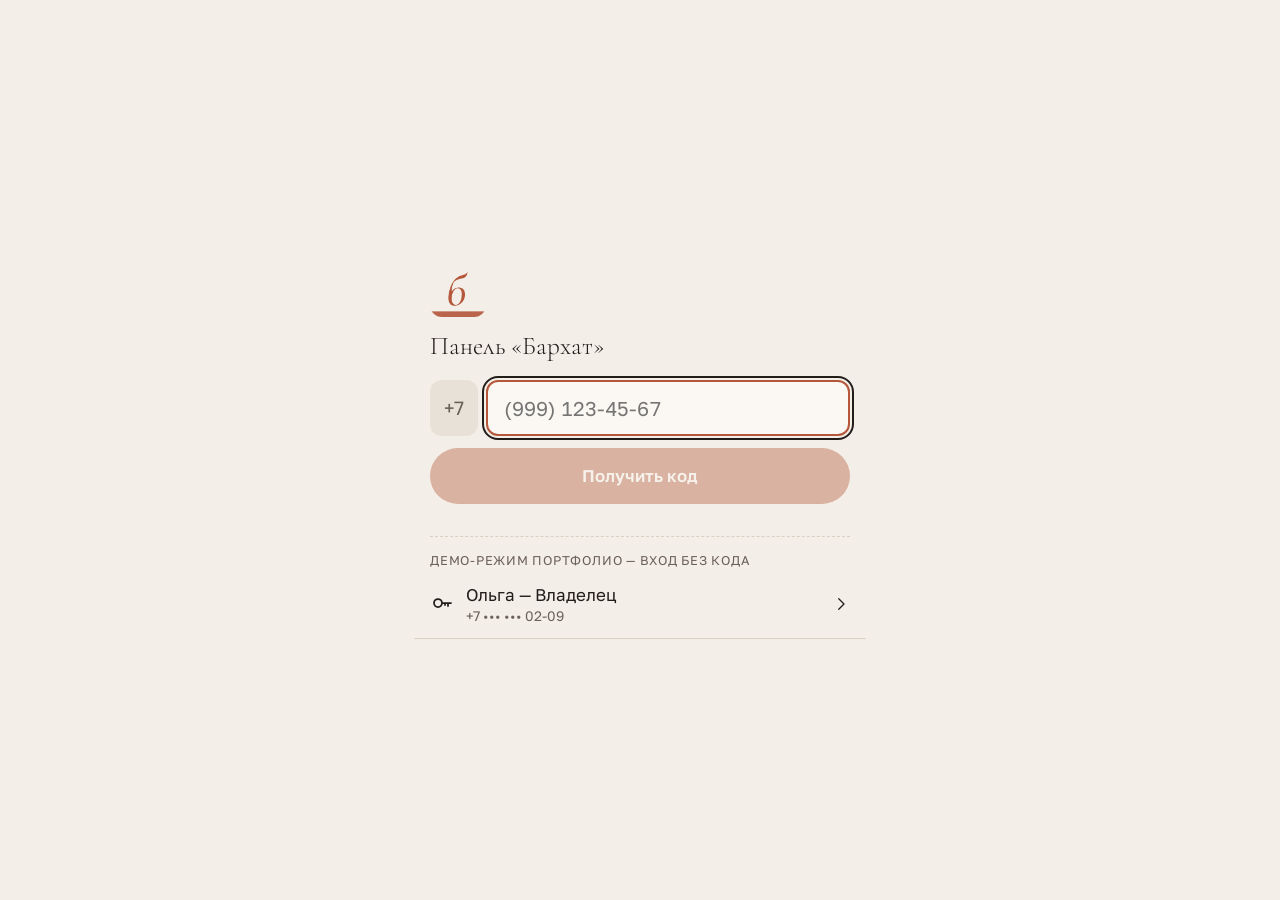
<file: barhat-beauty/admin/index.html>
<!doctype html>
<html lang="ru" data-theme="zhurnal">
  <head>
    <meta charset="UTF-8" />
    <meta name="viewport" content="width=device-width, initial-scale=1, viewport-fit=cover" />
    <meta name="mobile-web-app-capable" content="yes" />
    <meta name="apple-mobile-web-app-capable" content="yes" />
    <meta name="apple-mobile-web-app-status-bar-style" content="black-translucent" />
    <meta name="format-detection" content="telephone=no" />
    <title>Бархат · Панель</title><meta name="description" content="Онлайн-запись в «Студия «Бархат»»"><meta name="theme-color" content="#F3EEE7"><meta name="apple-mobile-web-app-title" content="Бархат"><link rel="manifest" href="/barhat-beauty/manifest/admin.webmanifest?v=mv2ydxkx"><link rel="icon" type="image/png" sizes="192x192" href="/barhat-beauty/icons/admin/192.png?v=mv2ydxkx"><link rel="apple-touch-icon" sizes="180x180" href="/barhat-beauty/icons/admin/180.png?v=mv2ydxkx">
    <script>window.__OKNO__=Object.assign({"slug":"barhat","theme":"ZHURNAL","accent":"#B4573A","name":"Студия «Бархат»","shortName":"Бархат","niche":"BEAUTY","tz":"Europe/Moscow","demo":true},{app:(function(){var p=location.pathname.slice(14);return /^\/master(\/|$)/.test(p)?'master':/^\/admin(\/|$)/.test(p)?'admin':'client'})()})</script>
    <script type="module" crossorigin src="/barhat-beauty/assets/index-BkljGtN7.js"></script>
    <link rel="stylesheet" crossorigin href="/barhat-beauty/assets/index-D0xAatuv.css">
  </head>
  <body>
    <div id="root"></div>
    <noscript>Для записи нужен JavaScript. Позвоните в салон — запишем по телефону.</noscript>
  </body>
</html>
</file>
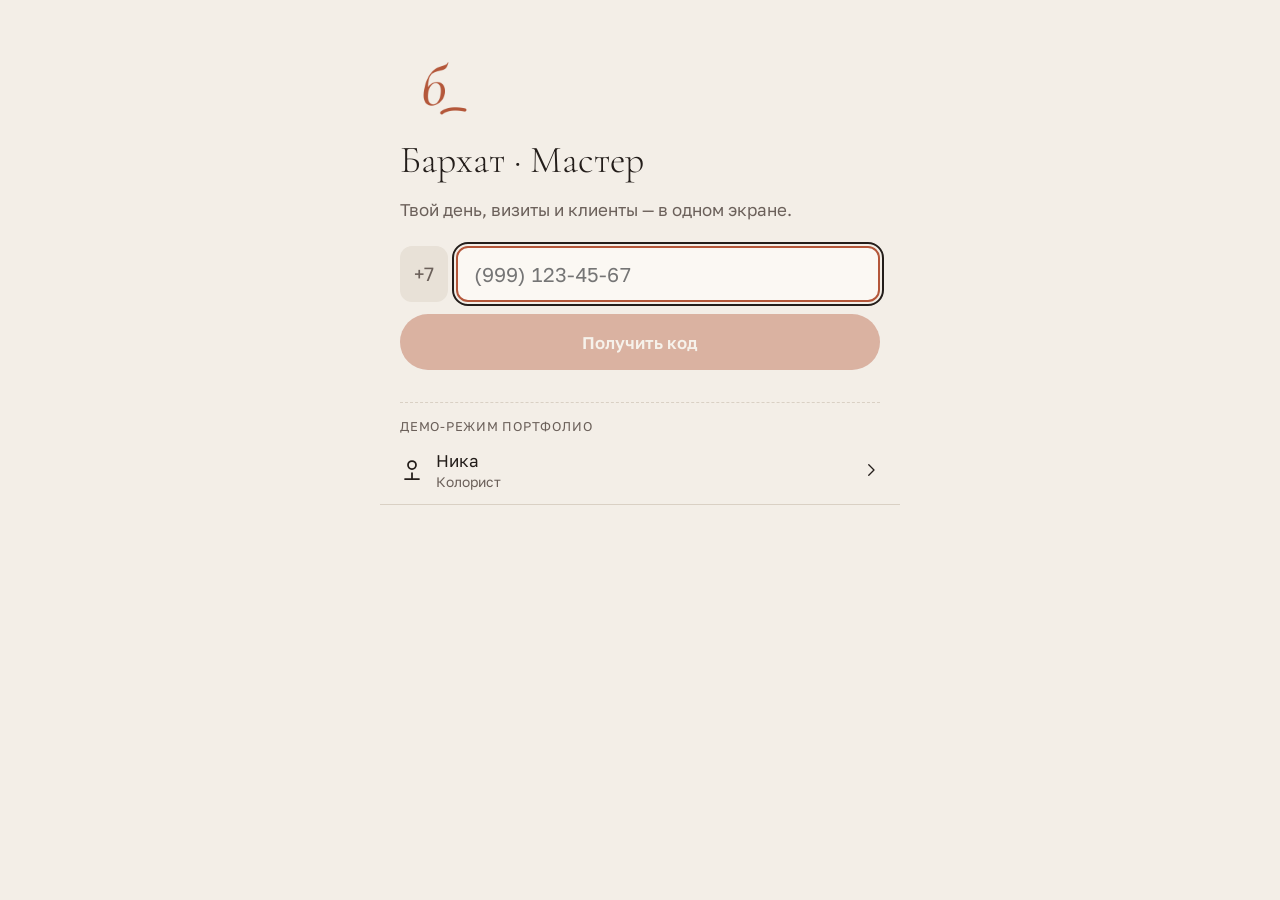
<file: barhat-beauty/master/index.html>
<!doctype html>
<html lang="ru" data-theme="zhurnal">
  <head>
    <meta charset="UTF-8" />
    <meta name="viewport" content="width=device-width, initial-scale=1, viewport-fit=cover" />
    <meta name="mobile-web-app-capable" content="yes" />
    <meta name="apple-mobile-web-app-capable" content="yes" />
    <meta name="apple-mobile-web-app-status-bar-style" content="black-translucent" />
    <meta name="format-detection" content="telephone=no" />
    <title>Бархат · Мастер</title><meta name="description" content="Онлайн-запись в «Студия «Бархат»»"><meta name="theme-color" content="#F3EEE7"><meta name="apple-mobile-web-app-title" content="Бархат"><link rel="manifest" href="/barhat-beauty/manifest/master.webmanifest?v=mv2ydxkx"><link rel="icon" type="image/png" sizes="192x192" href="/barhat-beauty/icons/master/192.png?v=mv2ydxkx"><link rel="apple-touch-icon" sizes="180x180" href="/barhat-beauty/icons/master/180.png?v=mv2ydxkx">
    <script>window.__OKNO__=Object.assign({"slug":"barhat","theme":"ZHURNAL","accent":"#B4573A","name":"Студия «Бархат»","shortName":"Бархат","niche":"BEAUTY","tz":"Europe/Moscow","demo":true},{app:(function(){var p=location.pathname.slice(14);return /^\/master(\/|$)/.test(p)?'master':/^\/admin(\/|$)/.test(p)?'admin':'client'})()})</script>
    <script type="module" crossorigin src="/barhat-beauty/assets/index-BkljGtN7.js"></script>
    <link rel="stylesheet" crossorigin href="/barhat-beauty/assets/index-D0xAatuv.css">
  </head>
  <body>
    <div id="root"></div>
    <noscript>Для записи нужен JavaScript. Позвоните в салон — запишем по телефону.</noscript>
  </body>
</html>
</file>
<file: barhat-beauty/assets/index-D0xAatuv.css>
:root{--k: 1;--gutter: 20px;--nav-h: 64px;--safe-top: env(safe-area-inset-top, 0px);--safe-bottom: env(safe-area-inset-bottom, 0px);--tap: 44px}@media(max-width:370px){:root{--k: .94}}@media(min-width:430px){:root{--k: 1.06}}[data-theme=masterskaya]{color-scheme:dark;--bg: #14110e;--surface: #1e1a16;--surface-2: #2a241e;--ink: #efe7da;--ink-2: #a89c8b;--ink-3: #6e6457;--rule: #3a3229;--accent: #c9a14a;--on-accent: #14110e;--mark: #d8573a;--ok: #7fb07a;--warn: #e0a84a;--alert: #e0573d;--grain: .06;--texture: .03;--radius-s: 2px;--radius-m: 4px;--radius-l: 8px;--radius-photo: 2px;--radius-button: 2px;--radius-chip: 2px;--radius-field: 0;--radius-sheet: 8px;--rule-w: 1px;--shadow-sheet: none;--font-display: "Alumni Sans", "Arial Narrow", sans-serif;--font-ui: "Golos Text", system-ui, sans-serif;--font-mono: "IBM Plex Mono", ui-monospace, monospace;--font-price: var(--font-mono);--font-label: var(--font-mono);--time-xl: 112px;--time-xl-w: 800;--time-xl-lh: .85;--time-xl-ls: -.02em;--time-xl-style: normal;--time-l: 56px;--time-l-w: 800;--time-l-style: normal;--time-m: 28px;--time-m-w: 700;--h1: 34px;--h1-w: 700;--h1-tt: uppercase;--h1-ls: .02em;--h1-style: normal;--h1-font: var(--font-display);--h2: 22px;--h2-w: 700;--h2-tt: uppercase;--h2-ls: .02em;--h2-style: normal;--h2-font: var(--font-display);--label: 11px;--label-w: 500;--label-tt: uppercase;--label-ls: .08em;--price: 18px;--price-w: 500;--caption-w: 500;--body-lh: 1.45;--spring-stiffness: 520;--spring-damping: 38;--spring-mass: 1.2;--dur: .26s;--ease: cubic-bezier(.2, .9, .1, 1);--cap: butt}[data-theme=zhurnal]{color-scheme:light;--bg: #f3eee7;--surface: #fbf8f3;--surface-2: #e8e1d7;--ink: #231d1a;--ink-2: #6b605a;--ink-3: #8e837b;--rule: #d9d0c4;--accent: #b4573a;--on-accent: #fbf8f3;--mark: #b4573a;--ok: #5e8c61;--warn: #c98a2e;--alert: #b83a3a;--grain: .03;--texture: .02;--radius-s: 0;--radius-m: 12px;--radius-l: 999px;--radius-photo: 999px;--radius-button: 999px;--radius-chip: 999px;--radius-field: 12px;--radius-sheet: 24px;--rule-w: 1px;--shadow-sheet: 0 -12px 40px rgba(35, 29, 26, .12);--font-display: "Cormorant Garamond", Georgia, serif;--font-ui: "Golos Text", system-ui, sans-serif;--font-mono: "Golos Text", system-ui, sans-serif;--font-price: "Cormorant Garamond", Georgia, serif;--font-label: "Golos Text", system-ui, sans-serif;--time-xl: 96px;--time-xl-w: 300;--time-xl-lh: .9;--time-xl-ls: -.01em;--time-xl-style: normal;--time-l: 52px;--time-l-w: 300;--time-l-style: italic;--time-m: 28px;--time-m-w: 400;--h1: 36px;--h1-w: 400;--h1-tt: none;--h1-ls: 0;--h1-style: normal;--h1-font: var(--font-display);--h2: 24px;--h2-w: 500;--h2-tt: none;--h2-ls: 0;--h2-style: italic;--h2-font: var(--font-display);--label: 12px;--label-w: 500;--label-tt: uppercase;--label-ls: .06em;--price: 18px;--price-w: 500;--caption-w: 400;--body-lh: 1.5;--spring-stiffness: 180;--spring-damping: 26;--spring-mass: 1;--dur: .44s;--ease: cubic-bezier(.25, .1, .25, 1);--cap: round}[data-theme=signal]{color-scheme:light;--bg: #e7e6e1;--surface: #f4f3ef;--surface-2: #d6d4cd;--ink: #121212;--ink-2: #4d4d4a;--ink-3: #6f6e69;--rule: #121212;--accent: #ffd200;--on-accent: #121212;--mark: #ff5b14;--ok: #1f9d55;--warn: #ff8a00;--alert: #e02424;--grain: .02;--texture: 0;--radius-s: 0;--radius-m: 0;--radius-l: 4px;--radius-photo: 0;--radius-button: 0;--radius-chip: 0;--radius-field: 0;--radius-sheet: 0;--rule-w: 2px;--shadow-sheet: none;--font-display: "Unbounded", "Arial Black", sans-serif;--font-ui: "IBM Plex Sans", system-ui, sans-serif;--font-mono: "IBM Plex Mono", ui-monospace, monospace;--font-price: var(--font-mono);--font-label: var(--font-mono);--time-xl: 72px;--time-xl-w: 900;--time-xl-lh: .9;--time-xl-ls: -.03em;--time-xl-style: normal;--time-l: 40px;--time-l-w: 900;--time-l-style: normal;--time-m: 22px;--time-m-w: 800;--h1: 26px;--h1-w: 800;--h1-tt: none;--h1-ls: -.01em;--h1-style: normal;--h1-font: var(--font-display);--h2: 18px;--h2-w: 800;--h2-tt: none;--h2-ls: 0;--h2-style: normal;--h2-font: var(--font-display);--label: 11px;--label-w: 600;--label-tt: uppercase;--label-ls: .06em;--price: 18px;--price-w: 600;--caption-w: 500;--body-lh: 1.45;--spring-stiffness: 700;--spring-damping: 45;--spring-mass: .8;--dur: .18s;--ease: cubic-bezier(.5, 0, 0, 1);--cap: butt}@media(prefers-color-scheme:dark){[data-theme=zhurnal]:not([data-scheme=light]){color-scheme:dark;--bg: #1c1714;--surface: #251f1b;--surface-2: #342b25;--ink: #efe6dc;--ink-2: #b3a597;--ink-3: #85786c;--rule: #3d342d;--accent: #d07a5c;--on-accent: #1c1714;--mark: #d07a5c;--shadow-sheet: 0 -12px 40px rgba(0, 0, 0, .5)}[data-theme=signal]:not([data-scheme=light]){color-scheme:dark;--bg: #161616;--surface: #202020;--surface-2: #2c2c2c;--ink: #f2f2ee;--ink-2: #b8b8b2;--ink-3: #8a8a85;--rule: #f2f2ee}}.dense{--time-xl: 56px;--time-l: 32px;--time-m: 18px;--h1: 24px;--h2: 16px;--gutter: 16px}*,*:before,*:after{box-sizing:border-box}html{-webkit-text-size-adjust:100%;text-size-adjust:100%;-webkit-tap-highlight-color:transparent}html,body{margin:0;background:var(--bg);color:var(--ink);font-family:var(--font-ui);font-size:calc(16px * var(--k));line-height:var(--body-lh);min-height:100%}html{overscroll-behavior-y:none}body{min-height:100dvh;font-feature-settings:"tnum" 0;-webkit-font-smoothing:antialiased}#root{min-height:100dvh}img{display:block;max-width:100%}button,input,textarea,select{font:inherit;color:inherit}button{background:none;border:0;padding:0;cursor:pointer;touch-action:manipulation}a{color:inherit}:focus{outline:none}:focus-visible{outline:2px solid var(--ink);outline-offset:2px}::selection{background:var(--accent);color:var(--on-accent)}.sr-only{position:absolute!important;width:1px;height:1px;overflow:hidden;clip:rect(0 0 0 0);white-space:nowrap}.num,.t-xl,.t-l,.t-m,.price{font-variant-numeric:tabular-nums;font-feature-settings:"tnum" 1}.t-xl{font-family:var(--font-display);font-size:min(calc(var(--time-xl) * var(--k)),30vw);font-weight:var(--time-xl-w);line-height:var(--time-xl-lh);letter-spacing:var(--time-xl-ls);font-style:var(--time-xl-style)}.t-l{font-family:var(--font-display);font-size:calc(var(--time-l) * var(--k));font-weight:var(--time-l-w);font-style:var(--time-l-style);line-height:.95}.t-m{font-family:var(--font-display);font-size:calc(var(--time-m) * var(--k));font-weight:var(--time-m-w);line-height:1}.h1{font-family:var(--h1-font);font-size:calc(var(--h1) * var(--k));font-weight:var(--h1-w);text-transform:var(--h1-tt);letter-spacing:var(--h1-ls);font-style:var(--h1-style);line-height:1.05;margin:0}.h2{font-family:var(--h2-font);font-size:calc(var(--h2) * var(--k));font-weight:var(--h2-w);text-transform:var(--h2-tt);letter-spacing:var(--h2-ls);font-style:var(--h2-style);line-height:1.1;margin:0}.label{font-family:var(--font-label);font-size:calc(var(--label) * var(--k));font-weight:var(--label-w);text-transform:var(--label-tt);letter-spacing:var(--label-ls);line-height:1.3;color:var(--ink-2)}.caption{font-size:calc(13px * var(--k));font-weight:var(--caption-w);color:var(--ink-2);line-height:1.35}.strong{font-weight:600}.price{font-family:var(--font-price);font-size:calc(var(--price) * var(--k));font-weight:var(--price-w);white-space:nowrap}.muted{color:var(--ink-2)}.faint{color:var(--ink-3)}.accent-text{color:var(--accent)}[data-theme=signal] .accent-text{color:var(--ink);background:var(--accent);padding:0 4px}[data-theme=zhurnal] em,[data-theme=zhurnal] .em{font-family:var(--font-display);font-style:italic;font-size:1.15em}.clamp2{display:-webkit-box;-webkit-line-clamp:2;-webkit-box-orient:vertical;overflow:hidden}.screen{min-height:100dvh;padding-top:var(--safe-top);padding-bottom:calc(var(--nav-h) + var(--safe-bottom) + 24px);position:relative}.screen.no-nav{padding-bottom:calc(var(--safe-bottom) + 24px)}.pad{padding-left:var(--gutter);padding-right:var(--gutter)}.stack>*+*{margin-top:12px}.row{display:flex;align-items:center;gap:12px}.between{justify-content:space-between}.grow{flex:1;min-width:0}.block{margin-top:calc(56px * var(--k))}.block-s{margin-top:32px}.hscroll{display:flex;gap:12px;overflow-x:auto;scroll-snap-type:x proximity;padding:0 var(--gutter);scrollbar-width:none;-webkit-overflow-scrolling:touch}.hscroll::-webkit-scrollbar{display:none}.hscroll>*{scroll-snap-align:start;flex-shrink:0}.section-label{display:flex;align-items:baseline;gap:8px;margin-bottom:16px}.section-label .no{color:var(--accent)}[data-theme=signal] .section-label .no{background:var(--ink);color:var(--accent);padding:1px 5px}.rule{border:0;border-top:var(--rule-w) solid var(--rule);margin:0}.list-row{display:flex;align-items:center;gap:12px;min-height:60px;padding:12px 0;border-bottom:var(--rule-w) solid var(--rule);width:100%;text-align:left}[data-theme=zhurnal] .list-row{margin:0 calc(var(--gutter) * -1);padding-left:var(--gutter);padding-right:var(--gutter);width:calc(100% + var(--gutter) * 2)}.brass-rule{position:relative;height:1px;background:var(--accent);opacity:.7;margin:0 var(--gutter)}.brass-rule:before,.brass-rule:after{content:"";position:absolute;top:-3px;width:7px;height:7px;border-radius:50%;background:var(--accent);box-shadow:inset -1px -1px #00000059}.brass-rule:before{left:0}.brass-rule:after{right:0}.btn{position:relative;display:inline-flex;align-items:center;justify-content:center;gap:8px;min-height:56px;padding:0 24px;border-radius:var(--radius-button);background:var(--accent);color:var(--on-accent);font-weight:600;font-size:calc(16px * var(--k));transition:transform .12s var(--ease),filter .12s;user-select:none;-webkit-user-select:none;white-space:nowrap}.btn:active{transform:scale(.97);filter:brightness(.96)}.btn[disabled]{opacity:.4;pointer-events:none}.btn.full{width:100%}.btn.small{min-height:44px;padding:0 16px;font-size:calc(14px * var(--k))}[data-theme=signal] .btn{border:2px solid #121212;text-transform:uppercase;letter-spacing:.04em;font-family:var(--font-display);font-weight:800;font-size:calc(14px * var(--k));box-shadow:4px 4px #121212}[data-theme=signal] .btn:active{box-shadow:1px 1px #121212;transform:translate(3px,3px)}.btn-2{background:transparent;color:var(--ink);border:1px solid var(--ink-2)}[data-theme=zhurnal] .btn-2{border:0;text-decoration:underline;text-underline-offset:4px;text-decoration-thickness:1px;padding:0 8px}[data-theme=signal] .btn-2{background:#fff;color:#121212;border:2px solid #121212;box-shadow:none}.btn-ghost{background:transparent;color:var(--ink);min-height:var(--tap);padding:0 12px}[data-theme=signal] .btn-ghost{border:0;box-shadow:none}.btn-danger{background:transparent;color:var(--alert);border:1px solid var(--alert)}[data-theme=signal] .btn-danger{box-shadow:none;border:2px solid var(--alert)}.icon-btn{width:var(--tap);height:var(--tap);display:inline-grid;place-items:center;border-radius:var(--radius-s);color:var(--ink);flex-shrink:0}.icon-btn:active{transform:scale(.94)}.link{color:var(--ink);text-decoration:underline;text-underline-offset:3px;text-decoration-color:var(--ink-3);min-height:var(--tap);display:inline-flex;align-items:center}.chip{display:inline-flex;align-items:center;gap:6px;height:36px;padding:0 14px;border-radius:var(--radius-chip);border:1px solid var(--rule);background:transparent;color:var(--ink);font-size:calc(14px * var(--k));white-space:nowrap}[data-theme=signal] .chip{border:2px solid var(--ink)}.chip[aria-pressed=true],.chip.on{background:var(--ink);color:var(--bg);border-color:var(--ink)}.badge{display:inline-flex;align-items:center;height:20px;padding:0 6px;border:1px solid currentColor;font-family:var(--font-label);font-size:10px;letter-spacing:.06em;text-transform:uppercase;color:var(--accent);border-radius:var(--radius-s);white-space:nowrap}[data-theme=signal] .badge{color:var(--ink);background:var(--accent);border:2px solid var(--ink)}.field{display:block}.field .label{display:block;margin-bottom:6px}.input{width:100%;height:56px;padding:0 4px;border:0;border-bottom:1px solid var(--ink-3);background:transparent;font-size:calc(18px * var(--k));border-radius:0}textarea.input{height:auto;min-height:96px;padding:12px 4px;resize:vertical;line-height:1.4}.input:focus{border-bottom:2px solid var(--accent)}[data-theme=signal] .input{border-bottom:2px solid var(--ink)}[data-theme=signal] .input:focus{border-bottom-color:var(--mark)}[data-theme=zhurnal] .input{border:1px solid var(--rule);border-radius:var(--radius-field);padding:0 16px;background:var(--surface)}[data-theme=zhurnal] textarea.input{padding:12px 16px}[data-theme=zhurnal] .input:focus{border:2px solid var(--accent)}.input.error{border-color:var(--alert)}.field-error{color:var(--alert);font-size:13px;margin-top:6px}.phone-field{display:flex;align-items:stretch;gap:8px}.phone-field .prefix{display:grid;place-items:center;padding:0 14px;background:var(--surface-2);color:var(--ink-2);font-size:calc(18px * var(--k));border-radius:var(--radius-field);font-variant-numeric:tabular-nums}.switch{position:relative;width:52px;height:32px;border-radius:999px;background:var(--surface-2);flex-shrink:0;transition:background var(--dur) var(--ease)}.switch:after{content:"";position:absolute;top:3px;left:3px;width:26px;height:26px;border-radius:50%;background:var(--ink);transition:transform var(--dur) var(--ease)}.switch[aria-checked=true]{background:var(--accent)}.switch[aria-checked=true]:after{transform:translate(20px);background:var(--on-accent)}[data-theme=signal] .switch,[data-theme=signal] .switch:after{border-radius:0}[data-theme=signal] .switch{border:2px solid var(--ink)}[data-theme=signal] .switch:after{top:2px;left:2px;width:24px;height:24px}.surface{background:var(--surface);border-radius:var(--radius-m)}[data-theme=masterskaya] .raised{background:var(--surface);border-top:1px solid rgba(201,161,74,.55);border-radius:var(--radius-m)}[data-theme=zhurnal] .raised{border:1px solid var(--ink)}[data-theme=signal] .raised{background:var(--accent);color:#121212;--ink: #121212;--ink-2: #2b2b2b;--ink-3: #4a4a4a;--rule: #121212}.hazard{background:repeating-linear-gradient(45deg,#ffd200 0 10px,#121212 10px 20px)}.skeleton{background:var(--surface-2);border-radius:var(--radius-s);animation:sk 1.6s ease-in-out infinite}@keyframes sk{0%,to{opacity:.5}50%{opacity:.8}}.photo{position:relative;overflow:hidden;background:var(--surface-2);border-radius:var(--radius-photo)}.photo img{width:100%;height:100%;object-fit:cover;transition:opacity .3s}.photo:after{content:"";position:absolute;inset:0;pointer-events:none;opacity:calc(var(--grain) * 6);mix-blend-mode:overlay;background-image:url("data:image/svg+xml;utf8,<svg xmlns='http://www.w3.org/2000/svg' width='160' height='160'><filter id='n'><feTurbulence type='fractalNoise' baseFrequency='0.9' numOctaves='2' stitchTiles='stitch'/><feColorMatrix values='0 0 0 0 0.5 0 0 0 0 0.5 0 0 0 0 0.5 0 0 0 1 0'/></filter><rect width='100%' height='100%' filter='url(%23n)'/></svg>")}[data-theme=masterskaya] .photo img{filter:sepia(.18) saturate(.9) contrast(1.04)}[data-theme=signal] .photo img{filter:contrast(1.12) saturate(1.05)}.bg-texture:before{content:"";position:fixed;inset:0;pointer-events:none;z-index:0;opacity:var(--texture);background-image:url("data:image/svg+xml;utf8,<svg xmlns='http://www.w3.org/2000/svg' width='220' height='220'><filter id='p'><feTurbulence type='fractalNoise' baseFrequency='0.65' numOctaves='3'/></filter><rect width='100%' height='100%' filter='url(%23p)'/></svg>")}.bottom-nav{position:fixed;left:0;right:0;bottom:0;z-index:40;height:calc(var(--nav-h) + var(--safe-bottom));padding-bottom:var(--safe-bottom);background:var(--bg);border-top:var(--rule-w) solid var(--rule);display:grid;grid-template-columns:1fr 1fr 1.2fr 1fr 1fr;align-items:stretch}.bottom-nav a{display:flex;flex-direction:column;align-items:center;justify-content:center;gap:2px;text-decoration:none;color:var(--ink-3);font-size:11px;position:relative}.bottom-nav a.active{color:var(--ink)}.bottom-nav .dot{position:absolute;top:10px;right:calc(50% - 16px);width:8px;height:8px;border-radius:50%;background:var(--mark);border:2px solid var(--bg)}.toast-wrap{position:fixed;top:calc(var(--safe-top) + 8px);left:12px;right:12px;z-index:100;display:flex;flex-direction:column;gap:8px;pointer-events:none;max-width:480px;margin:0 auto}.toast{pointer-events:auto;background:var(--surface);color:var(--ink);padding:14px 16px 18px;font-size:15px;position:relative;box-shadow:0 8px 24px #00000040}[data-theme=masterskaya] .toast,[data-theme=signal] .toast{--tooth: 8px;-webkit-mask:conic-gradient(from 135deg at bottom,#0000,#000 1deg 89deg,#0000 90deg) bottom / var(--tooth) 51% repeat-x,linear-gradient(#000 0 0) top / 100% calc(100% - var(--tooth) / 2 + .5px) no-repeat;mask:conic-gradient(from 135deg at bottom,#0000,#000 1deg 89deg,#0000 90deg) bottom / var(--tooth) 51% repeat-x,linear-gradient(#000 0 0) top / 100% calc(100% - var(--tooth) / 2 + .5px) no-repeat}[data-theme=signal] .toast{background:#fff;border-left:6px solid var(--accent)}[data-theme=zhurnal] .toast{border:1px solid var(--ink);border-radius:0;box-shadow:none;padding-bottom:14px}.toast.error{border-left:4px solid var(--alert)}.banner{position:fixed;left:12px;right:12px;bottom:calc(var(--nav-h) + var(--safe-bottom) + 12px);z-index:60;background:var(--ink);color:var(--bg);padding:12px 16px;display:flex;align-items:center;gap:12px;border-radius:var(--radius-m);max-width:480px;margin:0 auto;font-size:14px}.banner button{color:var(--accent);font-weight:600;min-height:var(--tap)}[data-theme=signal] .banner button{color:var(--accent)}.empty{padding:40px var(--gutter);display:flex;flex-direction:column;align-items:flex-start;gap:16px}.empty svg{color:var(--mark)}@media(prefers-reduced-motion:reduce){*,*:before,*:after{animation-duration:.01ms!important;animation-iteration-count:1!important;transition-duration:.15s!important}}.mobile-frame{max-width:520px;margin:0 auto;position:relative;min-height:100dvh}@media(min-width:600px){.mobile-frame .bottom-nav{max-width:520px;margin:0 auto}}.btn.small{white-space:normal;text-align:center;line-height:1.15;min-width:0;padding:0 10px}#root{overflow-x:clip}.ribbon-scroll{overflow-x:auto;overflow-y:hidden;scroll-snap-type:x mandatory;scrollbar-width:none;-webkit-overflow-scrolling:touch;border-top:var(--rule-w) solid var(--rule);border-bottom:var(--rule-w) solid var(--rule)}.ribbon-scroll::-webkit-scrollbar{display:none}.ribbon-busy{position:absolute;top:18px;bottom:24px;background:repeating-linear-gradient(135deg,var(--surface-2) 0 2px,transparent 2px 7px);opacity:.9}.ribbon-slot{position:absolute;bottom:24px;width:18px;height:80px;display:flex;align-items:flex-end;justify-content:center;transform-origin:bottom}.ribbon-tooth{display:block;width:4px;border-radius:var(--radius-s);transition:height .16s var(--ease),background .16s}[data-theme=signal] .ribbon-tooth{width:6px}.ribbon-snap{position:absolute;top:0;width:1px;height:1px;scroll-snap-align:center;scroll-snap-stop:always}.ribbon-pointer{position:absolute;left:50%;top:-10px;bottom:-2px;width:2px;margin-left:-1px;background:var(--mark);z-index:2;pointer-events:none}.ribbon-pointer:before{content:"";position:absolute;top:0;left:-5px;border:6px solid transparent;border-top:8px solid var(--mark)}.day-cell{position:relative;width:52px;min-height:82px;display:flex;flex-direction:column;align-items:center;justify-content:space-between;padding:8px 0 6px}.day-cell[aria-disabled=true]{opacity:.55}.day-mark{position:absolute;inset:0;pointer-events:none}[data-theme=masterskaya] .day-mark{border:1px solid var(--accent);border-radius:var(--radius-s);box-shadow:inset 0 1px #c9a14a66}[data-theme=zhurnal] .day-mark{inset:auto 4px 24px;height:22px;background:var(--accent);opacity:.22;border-radius:40% 60% 55% 45%/60% 40%;transform:rotate(-4deg)}[data-theme=signal] .day-mark{background:var(--accent);border:2px solid #121212}[data-theme=signal] .day-cell.on{color:#121212}.barcode{position:relative;display:flex;align-items:flex-end;gap:2px;height:14px}.barcode>span:not(.caption){display:block;width:2px;background:var(--ink)}.ticket{position:relative;background:var(--accent);color:var(--on-accent);--tc: var(--on-accent);border-radius:var(--radius-l);overflow:hidden}.ticket .ticket-ink{color:var(--tc)}.ticket .label.ticket-ink{opacity:.8}.ticket-top{padding:22px 20px 20px}.ticket-tear{position:relative;height:0;border-top:2px dashed currentColor;opacity:.4;margin:0 18px}.ticket-tear:before,.ticket-tear:after{content:"";position:absolute;top:-13px;width:24px;height:24px;border-radius:50%;background:var(--bg);opacity:1}.ticket-tear:before{left:-32px}.ticket-tear:after{right:-32px}.ticket-stub{padding:14px 20px 18px}.ticket-masterskaya{background:linear-gradient(180deg,#d4ae5c 0%,var(--accent) 38%,#b08a3a 100%);box-shadow:inset 0 1px #ffffff59,inset 0 -2px #00000040;--tc: #1a140d}.ticket-masterskaya .t-xl{text-shadow:0 1px 0 rgba(255,255,255,.35),0 -1px 0 rgba(0,0,0,.35)}.ticket-masterskaya:before,.ticket-masterskaya:after{content:"";position:absolute;top:12px;width:8px;height:8px;border-radius:50%;background:#6d5520;box-shadow:inset 1px 1px #fff6}.ticket-masterskaya:before{left:12px}.ticket-masterskaya:after{right:12px}.ticket-zhurnal{background:var(--surface);--tc: var(--ink);outline:1px solid var(--ink);outline-offset:-8px;border-radius:0}.ticket-zhurnal .t-xl{color:var(--accent)}.ticket-signal{border:2px solid #121212;border-radius:0;--tc: #121212;box-shadow:6px 6px #121212}.ticket.draft{background:transparent!important;--tc: var(--ink);border:2px dashed var(--ink-3);box-shadow:none;outline:none}.ticket.draft:before,.ticket.draft:after{display:none}.nav-book{display:flex;align-items:center;justify-content:center;text-decoration:none;position:relative}.nav-book .shape{display:grid;place-items:center;color:var(--on-accent);background:var(--accent);font-weight:700;text-transform:uppercase;font-size:11px;letter-spacing:.06em}[data-theme=masterskaya] .nav-book .shape{width:64px;height:58px;margin-top:-10px;font-size:10px;letter-spacing:.08em;border-radius:2px;box-shadow:inset 0 1px #ffffff59,0 -1px 0 var(--rule);font-family:var(--font-mono)}[data-theme=zhurnal] .nav-book .shape{width:64px;height:64px;border-radius:50%;margin-top:-16px;position:relative}[data-theme=signal] .nav-book .shape{width:76px;height:52px;margin-top:-10px;border:2px solid #121212;color:#121212;font-family:var(--font-display);font-weight:900;box-shadow:3px 3px #121212}.circle-text{position:absolute;inset:-2px;animation:spin 18s linear infinite}@keyframes spin{to{transform:rotate(360deg)}}.menu-row{display:flex;align-items:flex-start;gap:10px;width:100%;text-align:left;min-height:60px;padding:12px 0;border-bottom:var(--rule-w) solid var(--rule)}.menu-row .name{font-weight:600}.menu-row .leader{flex:1;min-width:16px;align-self:flex-start;margin-top:1.05em;height:0;border-bottom:2px dotted var(--ink-3);position:relative}[data-theme=signal] .menu-row .leader{border-bottom:2px dashed var(--ink-3)}.menu-row .leader .fill{position:absolute;left:0;top:0;height:2px;margin-top:0;background:var(--accent);transform-origin:left}[data-theme=signal] .menu-row .leader .fill{background:var(--ink)}.menu-row.on .price{color:var(--accent)}[data-theme=signal] .menu-row.on .price{color:#121212;background:var(--accent);padding:0 4px}.menu-row .sel{width:24px;flex-shrink:0;margin-top:2px}.sheet-grip{margin:0 auto;width:36px;height:4px;border-radius:2px;background:var(--ink-3)}[data-theme=masterskaya] .sheet-grip{width:28px;height:2px;background:var(--accent)}[data-theme=signal] .sheet{border-top:4px solid #121212}[data-theme=signal] .sheet-grip{display:none}.mini-map{position:relative;display:block;overflow:hidden;background:var(--surface-2);border-radius:var(--radius-m)}.mini-map img{filter:grayscale(1) sepia(.35) contrast(.95) brightness(1.02)}[data-theme=masterskaya] .mini-map img{filter:grayscale(1) sepia(.5) invert(.88) contrast(.9) brightness(.85)}[data-theme=signal] .mini-map img{filter:grayscale(1) contrast(1.15)}.map-pin{position:absolute;left:50%;top:50%;width:18px;height:18px;margin:-18px 0 0 -9px;background:var(--accent);border:2px solid var(--ink);border-radius:50% 50% 50% 0;transform:rotate(-45deg)}[data-theme=signal] .map-pin{border-radius:0;transform:none;border-color:#121212}.map-attr{position:absolute;right:4px;bottom:2px;font-size:9px;color:#444;background:#ffffffb3;padding:0 3px}[data-theme=masterskaya] .blink-colon{animation:colon 2s steps(1) infinite}@keyframes colon{0%,60%{opacity:1}61%,80%{opacity:.3}}.caret{display:inline-block;width:2px;height:28px;background:var(--accent);animation:caret 1s steps(1) infinite}@keyframes caret{50%{opacity:0}}.breathe:after{content:"";position:fixed;inset:0;pointer-events:none;background:var(--accent);animation:breathe 4s ease-in-out infinite;z-index:0}@keyframes breathe{0%,to{opacity:0}50%{opacity:.08}}.hero{position:relative;padding-top:calc(var(--safe-top) + 8px)}.hero-bg{position:absolute;inset:0 0 auto;height:260px;z-index:0;overflow:hidden}.hero-bg img{width:100%;height:100%;object-fit:cover}.hero-bg:after{content:"";position:absolute;inset:0;background:linear-gradient(180deg,rgba(20,17,14,.7) 0%,rgba(20,17,14,.82) 55%,var(--bg) 100%)}.hero>*:not(.hero-bg){position:relative;z-index:1}.stack-tickets{position:relative}.stack-edge{height:16px;margin:0 12px;border-bottom-left-radius:var(--radius-m);border-bottom-right-radius:var(--radius-m);display:flex;align-items:center;padding:0 12px;font-size:11px;font-family:var(--font-label);letter-spacing:.06em;text-transform:uppercase;background:var(--accent);color:var(--on-accent);opacity:.75}.stack-edge:nth-child(3){margin:0 24px;opacity:.5}.stamp-cell{aspect-ratio:1;border-radius:50%;display:grid;place-items:center;position:relative}[data-theme=masterskaya] .stamp-cell{background:radial-gradient(circle at 40% 35%,#2a241e,#1a1612);box-shadow:inset 2px 2px 4px #0009,inset -1px -1px 2px #ffffff0d}[data-theme=zhurnal] .stamp-cell{border:1px solid var(--rule)}[data-theme=signal] .stamp-cell{border-radius:0;border:2px solid var(--ink)}.stamp-cell.gift{border:2px dashed var(--ink-3);background:none;box-shadow:none}.stamp-ink{width:78%;height:78%;border-radius:50%;display:grid;place-items:center;color:var(--on-accent);background:var(--accent)}[data-theme=masterskaya] .stamp-ink{background:radial-gradient(circle at 35% 30%,#f0d68f,var(--accent) 45%,#7f6223);box-shadow:0 1px 2px #0009}[data-theme=zhurnal] .stamp-ink{background:none;border:3px solid var(--accent);color:var(--accent);-webkit-mask:radial-gradient(circle,#000 60%,transparent 61%),url("data:image/svg+xml;utf8,<svg xmlns='http://www.w3.org/2000/svg' width='40' height='40'><filter id='n'><feTurbulence baseFrequency='0.9'/></filter><rect width='40' height='40' filter='url(%23n)'/></svg>")}.st-strip{width:4px;align-self:stretch;flex-shrink:0}.st-PENDING_PAYMENT{--st: var(--warn)}.st-CONFIRMED{--st: var(--ink-3)}.st-CLIENT_CONFIRMED{--st: var(--ok)}.st-ARRIVED{--st: var(--accent)}.st-COMPLETED{--st: var(--ink-3)}.st-NO_SHOW{--st: var(--alert)}.st-CANCELLED_CLIENT,.st-CANCELLED_SALON{--st: var(--ink-3)}.st-late{--st: var(--warn)}.steps{display:flex;gap:6px}.steps span{flex:1;height:3px;background:var(--surface-2)}.steps span.on{background:var(--accent)}[data-theme=signal] .steps span{height:22px;flex:0 0 26px;display:grid;place-items:center;font-family:var(--font-display);font-size:11px;font-weight:900;border:2px solid #121212;background:transparent;color:var(--ink)}[data-theme=signal] .steps span.on{background:var(--accent);color:#121212}[data-theme=masterskaya] .steps span{height:14px;flex:0 0 3px;background:var(--rule)}[data-theme=masterskaya] .steps span.on{background:var(--accent)}.hold-timer{position:fixed;top:0;left:0;right:0;height:2px;z-index:50;background:transparent}.hold-timer>div{height:100%;background:var(--accent);transform-origin:left}.hold-timer.warn>div{background:var(--warn)}.visit-bar{position:fixed;left:0;right:0;bottom:0;z-index:45;background:var(--bg);border-top:var(--rule-w) solid var(--rule);padding:10px var(--gutter) calc(10px + var(--safe-bottom));max-width:520px;margin:0 auto}[data-theme=signal] .numbered{counter-reset:row}[data-theme=signal] .numbered>.menu-row:before{counter-increment:row;content:counter(row,decimal-leading-zero);font-family:var(--font-mono);font-size:12px;font-weight:600;color:var(--ink-3);width:22px;margin-top:3px}.works-grid{display:grid;grid-template-columns:repeat(3,1fr);gap:1px;background:var(--rule);border-top:1px solid var(--rule);border-bottom:1px solid var(--rule)}.works-grid .photo{border-radius:0;aspect-ratio:1}.portrait{width:120px;text-align:left}.portrait .photo{width:120px;height:160px}.portrait .nm{position:absolute;left:8px;bottom:6px;color:#fff;font-family:var(--font-display);font-size:26px;font-weight:800;text-transform:uppercase;text-shadow:0 1px 8px rgba(0,0,0,.6);z-index:2;line-height:1}[data-theme=zhurnal] .portrait{width:104px;margin-right:-18px;text-align:center}[data-theme=zhurnal] .portrait .photo{width:104px;height:104px;border-radius:50%;border:3px solid var(--bg)}[data-theme=zhurnal] .portrait .nm{position:static;color:var(--ink);font-style:italic;font-weight:500;text-transform:none;text-shadow:none;font-size:20px;margin-top:6px}[data-theme=signal] .portrait .photo{width:120px;height:120px}[data-theme=signal] .portrait .nm{font-size:16px;color:#121212;text-shadow:none;background:var(--accent);padding:2px 4px}.post-no{position:absolute;top:0;right:0;background:#121212;color:var(--accent);font-family:var(--font-display);font-weight:900;font-size:14px;padding:2px 6px;z-index:2}.admin{display:grid;grid-template-columns:232px 1fr;min-height:100dvh}.admin-side{border-right:var(--rule-w) solid var(--rule);padding:16px 12px;position:sticky;top:0;height:100dvh;overflow-y:auto;display:flex;flex-direction:column;gap:2px}.admin-side a{display:flex;align-items:center;gap:10px;padding:8px 10px;text-decoration:none;color:var(--ink-2);border-radius:var(--radius-s);font-size:14px}.admin-side a.active{color:var(--ink);background:var(--surface);box-shadow:inset 2px 0 0 var(--accent)}.admin-main{min-width:0}.admin-top{position:sticky;top:0;z-index:20;background:var(--bg);border-bottom:var(--rule-w) solid var(--rule);height:56px;display:flex;align-items:center;gap:12px;padding:0 16px}.admin-page{padding:20px 24px 40px}.table{width:100%;border-collapse:collapse;font-size:14px}.table th{text-align:left;font-family:var(--font-label);font-size:11px;font-weight:500;text-transform:uppercase;letter-spacing:.06em;color:var(--ink-2);padding:8px 10px;border-bottom:var(--rule-w) solid var(--rule);white-space:nowrap}.table td{padding:10px;border-bottom:1px solid var(--rule);vertical-align:top}.table tr.click:hover td{background:var(--surface);cursor:pointer}.input.sm,select.input.sm{height:40px;font-size:14px}.side-panel{position:fixed;top:0;right:0;bottom:0;width:420px;max-width:100vw;background:var(--surface);border-left:var(--rule-w) solid var(--rule);z-index:70;overflow-y:auto;padding:16px 20px 40px}@media(max-width:1023px){.admin{grid-template-columns:1fr}.admin-side{display:none}}@media print{.admin-side,.admin-top,.no-print{display:none!important}.admin{display:block}body{background:#fff;color:#000}}.hold-block{background:repeating-linear-gradient(135deg,transparent 0 6px,color-mix(in srgb,var(--accent) 35%,transparent) 6px 8px);background-size:22px 22px;border:1px dashed var(--accent);opacity:.85;animation:hold-move 1.2s linear infinite;pointer-events:none;z-index:1}@keyframes hold-move{to{background-position:22px 0}}.pulse-new{animation:pulse-new 1s ease-in-out 3}@keyframes pulse-new{50%{box-shadow:0 0 0 3px var(--accent)}}.print-only{display:none}@media print{.print-only{display:block;color:#000}.journal{display:none}}.masters-grid{display:grid;grid-template-columns:1fr 1fr;gap:16px}@media(min-width:1024px){:root{--desk-w: 1200px;--desk-pad: 48px}.client-shell.desk{max-width:none;--nav-h: 0px;--gutter: 0px}.desk-header{position:sticky;top:0;z-index:50;background:color-mix(in srgb,var(--bg) 92%,transparent);backdrop-filter:blur(10px);-webkit-backdrop-filter:blur(10px);border-bottom:var(--rule-w) solid var(--rule)}.desk-header-in{max-width:calc(var(--desk-w) + var(--desk-pad) * 2);margin:0 auto;padding:0 var(--desk-pad);height:76px;display:flex;align-items:center;gap:32px}.desk-brand{display:flex;align-items:center;gap:12px;text-decoration:none;min-width:0}.desk-brand img{flex-shrink:0}.desk-links{display:flex;gap:28px;margin-left:auto}.desk-links a{position:relative;text-decoration:none;color:var(--ink-2);font-weight:500;padding:6px 0;transition:color .15s}.desk-links a:hover,.desk-links a.active{color:var(--ink)}.desk-links .desk-underline{position:absolute;left:0;right:0;bottom:-4px;height:6px;display:block}.desk-links .dot{position:absolute;top:2px;right:-10px;width:7px;height:7px;border-radius:50%;background:var(--mark)}.desk-phone{display:inline-flex;align-items:center;gap:6px;text-decoration:none;color:var(--ink);white-space:nowrap}.desk-header .btn{min-height:46px;padding:0 22px}[data-theme=signal] .desk-header{background:var(--bg);border-bottom:2px solid var(--ink)}.client-shell.desk .screen{max-width:960px;margin:0 auto;padding-left:var(--desk-pad);padding-right:var(--desk-pad);box-sizing:content-box;min-height:calc(100dvh - 77px)}.client-shell.desk .screen.no-nav{max-width:720px}.client-shell.desk .screen.home-desk{max-width:none;padding:0}.client-shell.desk .visit-bar{max-width:720px;padding-left:24px;padding-right:24px;border-left:var(--rule-w) solid var(--rule);border-right:var(--rule-w) solid var(--rule)}.client-shell.desk .hscroll{padding:0}.client-shell.desk .masters-grid{grid-template-columns:repeat(4,1fr);gap:28px}.client-shell.desk .h1{font-size:calc(var(--h1) * 1.35)}.desk-hero{max-width:calc(var(--desk-w) + var(--desk-pad) * 2);margin:0 auto;padding:56px var(--desk-pad) 24px;display:grid;grid-template-columns:minmax(0,5fr) minmax(0,6fr);gap:64px;align-items:stretch;min-height:min(calc(100dvh - 77px),760px)}.desk-hero-text{display:flex;flex-direction:column;justify-content:center;min-width:0}.desk-title{margin:14px 0 0;font-family:var(--h1-font);font-weight:var(--h1-w);font-style:var(--h1-style);text-transform:var(--h1-tt);letter-spacing:var(--h1-ls);font-size:clamp(48px,5.4vw,84px);line-height:.95}.desk-hero-signal .desk-title{font-size:clamp(40px,4.4vw,68px)}.desk-lead{margin:20px 0 0;max-width:30em;font-size:18px;line-height:1.5;color:var(--ink-2)}.desk-hero-slot{margin-top:28px}.desk-hero-slot>section{padding:0!important;margin:0}.desk-hero-slot .t-xl{font-size:clamp(96px,9vw,150px)}.desk-hero-slot .brass-rule{display:none}.desk-hero-slot>section>.raised{padding-left:20px!important;padding-right:20px!important}.desk-hero-slot .row .btn.grow{flex:0 1 320px}.desk-hero-media{position:relative;min-height:480px}.desk-hero-media .photo{position:absolute;inset:0;border-radius:var(--radius-l)}.desk-hero-zhurnal .desk-hero-media .photo{border-radius:400px 400px 0 0}.desk-hero-signal .desk-hero-media .photo{border-radius:0;border:3px solid #121212;box-shadow:10px 10px #121212}.desk-rating{position:absolute;left:-28px;bottom:36px;display:flex;align-items:center;gap:14px;padding:16px 20px;background:var(--surface);color:var(--ink);text-decoration:none;border-radius:var(--radius-m);box-shadow:0 16px 40px #00000040;z-index:2}.desk-rating .caption{line-height:1.4}[data-theme=zhurnal] .desk-rating{border:1px solid var(--ink);box-shadow:none;border-radius:0}[data-theme=signal] .desk-rating{background:var(--accent);color:#121212;border:2px solid #121212;border-radius:0;box-shadow:4px 4px #121212}[data-theme=signal] .desk-rating .caption{color:#121212}.desk-wrap{max-width:var(--desk-w);margin:0 auto;padding:0 var(--desk-pad) 40px}.desk-wrap .pad{padding-left:0;padding-right:0}.desk-wrap .block{margin-top:96px}.desk-wrap .section-label{padding-bottom:14px;margin-bottom:28px;border-bottom:var(--rule-w) solid var(--rule)}.desk-wrap .section-label .label{font-size:14px}.desk-wrap .section-label .label:after{content:""}.desk-wrap .quick-list>*{width:360px!important}.desk-wrap .chip-list{flex-wrap:wrap}.desk-wrap .win-list{display:grid;grid-template-columns:repeat(5,1fr);gap:0 28px;overflow:visible}.desk-wrap .win-list>button{width:auto!important;padding:16px 0!important;transition:background .15s}.desk-wrap .win-list>button:hover .t-m{color:var(--accent)}.desk-wrap .win-list .t-m{font-size:calc(var(--time-m) * 1.25);transition:color .15s}.desk-wrap .masters-list{display:grid;grid-template-columns:repeat(auto-fill,minmax(180px,1fr));gap:28px!important;overflow:visible}.desk-wrap .masters-list .portrait,.desk-wrap .masters-list .portrait .photo{width:100%!important;margin-right:0}.desk-wrap .masters-list .portrait .photo{height:auto;aspect-ratio:3 / 4}[data-theme=zhurnal] .desk-wrap .masters-list .portrait .photo,[data-theme=signal] .desk-wrap .masters-list .portrait .photo{aspect-ratio:1}.desk-wrap .masters-list .portrait{transition:transform .2s var(--ease)}.desk-wrap .masters-list .portrait:hover{transform:translateY(-4px)}.desk-wrap .masters-list .portrait:last-child{min-height:0!important}.desk-wrap .svc-cats{display:grid;grid-template-columns:1fr 1fr;gap:8px 56px;align-items:start}.desk-wrap .menu-row:hover .name{color:var(--accent)}.desk-wrap .works-grid{grid-template-columns:repeat(4,1fr);gap:12px;background:none;border:0}.desk-wrap .works-grid>button:first-child{grid-column:span 2;grid-row:span 2}.desk-wrap .works-grid .photo{border-radius:var(--radius-photo);height:100%}.desk-wrap .works-grid .photo img{transition:transform .4s var(--ease)}.desk-wrap .works-grid button:hover .photo img{transform:scale(1.04)}.desk-wrap .promo-list{display:grid;grid-template-columns:repeat(3,1fr);gap:28px;overflow:visible}.desk-wrap .promo-list>*{width:auto!important}.desk-wrap .reviews-list{display:grid;grid-template-columns:repeat(3,1fr);gap:0 40px}.about-desk{display:grid;grid-template-columns:minmax(0,5fr) minmax(0,6fr);gap:56px;align-items:start}.desk-wrap .home-footer{margin-top:96px;padding-top:24px;border-top:var(--rule-w) solid var(--rule)}.client-shell.desk .table{width:100%}.btn:hover{filter:brightness(1.06)}.chip:hover{border-color:var(--ink-2)}.master-shell{max-width:none;padding-left:220px;--nav-h: 0px}.master-shell>.screen,.master-shell .screen{max-width:880px;margin:0 auto}.master-shell .bottom-nav{inset:0 auto 0 0;width:220px;height:auto;max-width:none;margin:0;padding:24px 12px;display:flex;flex-direction:column;gap:4px;border-top:0;border-right:var(--rule-w) solid var(--rule);grid-template-columns:none!important}.master-shell .bottom-nav a{flex-direction:row;justify-content:flex-start;gap:12px;padding:12px 14px;font-size:15px;border-radius:var(--radius-m)}.master-shell .bottom-nav a>span:last-child{display:none}.master-shell .bottom-nav a.active{background:var(--surface)}.master-shell .visit-bar{max-width:880px}}
</file>
